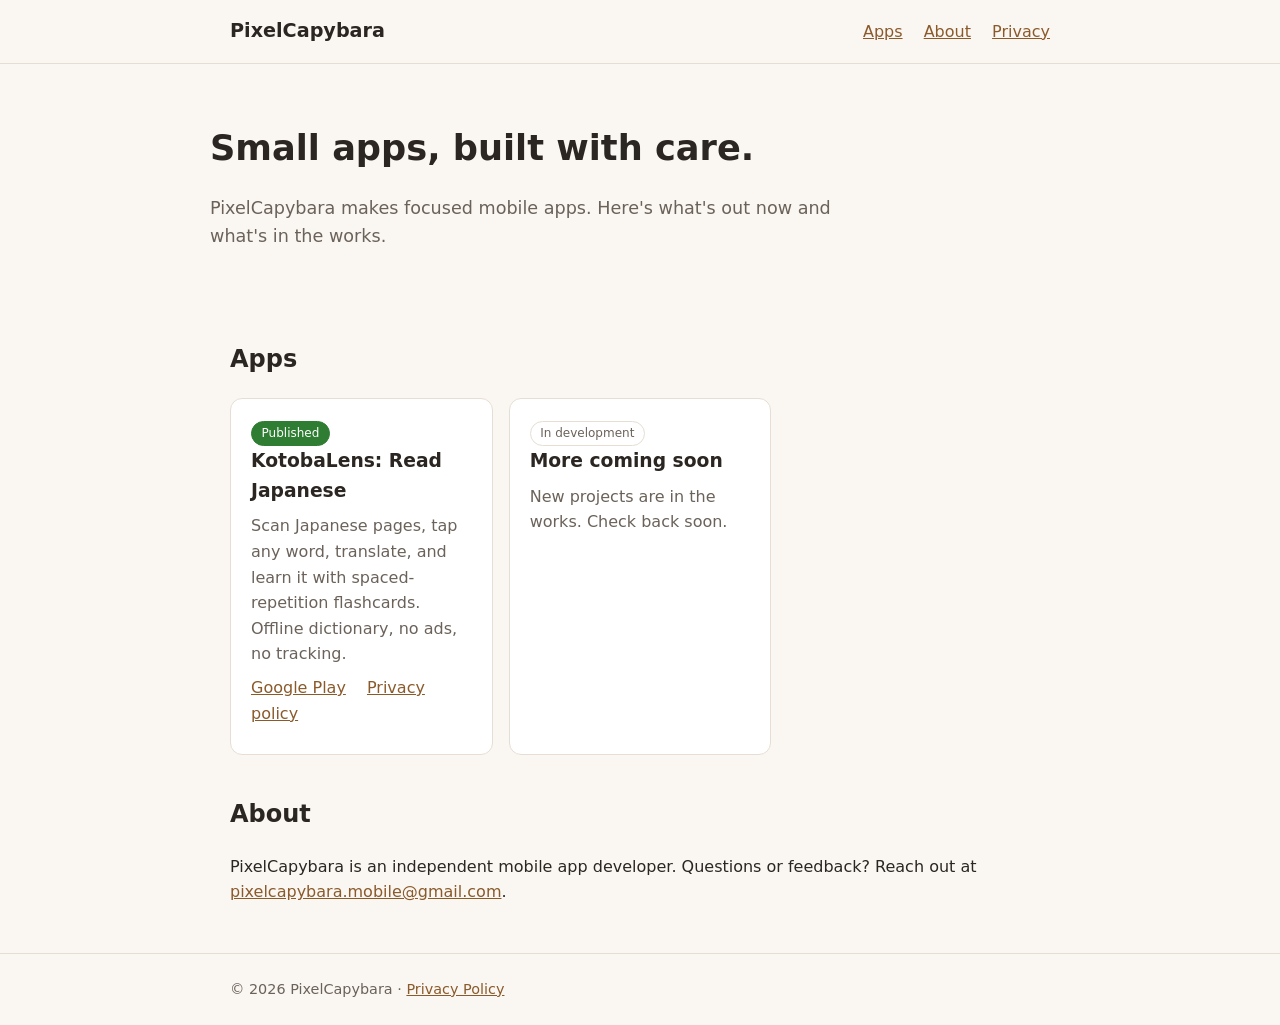
<file: index.html>
﻿<!DOCTYPE html>
<html lang="en">
<head>
  <meta charset="utf-8">
  <meta name="viewport" content="width=device-width, initial-scale=1">
  <title>PixelCapybara â€“ Mobile Apps</title>
  <meta name="description" content="PixelCapybara builds small, focused mobile apps. Explore published and in-progress projects, including KotobaLens for Android.">
  <link rel="stylesheet" href="style.css">
</head>
<body>
  <header class="site">
    <div class="wrap">
      <a class="brand" href="/">PixelCapybara</a>
      <nav aria-label="Main">
        <a href="#apps">Apps</a>
        <a href="#about">About</a>
        <a href="privacy.html">Privacy</a>
      </nav>
    </div>
  </header>

  <main>
    <section class="hero wrap">
      <h1>Small apps, built with care.</h1>
      <p>PixelCapybara makes focused mobile apps. Here's what's out now and what's in the works.</p>
    </section>

    <section class="wrap" id="apps">
      <h2>Apps</h2>
      <div class="grid">
        <article class="card">
          <span class="badge live">Published</span>
          <h3>KotobaLens: Read Japanese</h3>
          <p>Scan Japanese pages, tap any word, translate, and learn it with spaced-repetition flashcards. Offline dictionary, no ads, no tracking.</p>
          <p class="links">
            <!-- TODO: replace with your real Play Store URL once you have it -->
            <a href="https://play.google.com/store/search?q=KotobaLens&amp;c=apps">Google Play</a>
            <a href="privacy.html">Privacy policy</a>
          </p>
        </article>

        <!-- Copy this block for each in-progress app -->
        <article class="card">
          <span class="badge wip">In development</span>
          <h3>More coming soon</h3>
          <p>New projects are in the works. Check back soon.</p>
        </article>
      </div>
    </section>

    <section class="wrap" id="about">
      <h2>About</h2>
      <p>PixelCapybara is an independent mobile app developer. Questions or feedback? Reach out at
        <a href="mailto:pixelcapybara.mobile@gmail.com">pixelcapybara.mobile@gmail.com</a>.</p>
    </section>
  </main>

  <footer class="site">
    <div class="wrap">
      &copy; <span id="year">2026</span> PixelCapybara &middot; <a href="privacy.html">Privacy Policy</a>
    </div>
  </footer>
  <script>document.getElementById('year').textContent = new Date().getFullYear();</script>
</body>
</html>
</file>
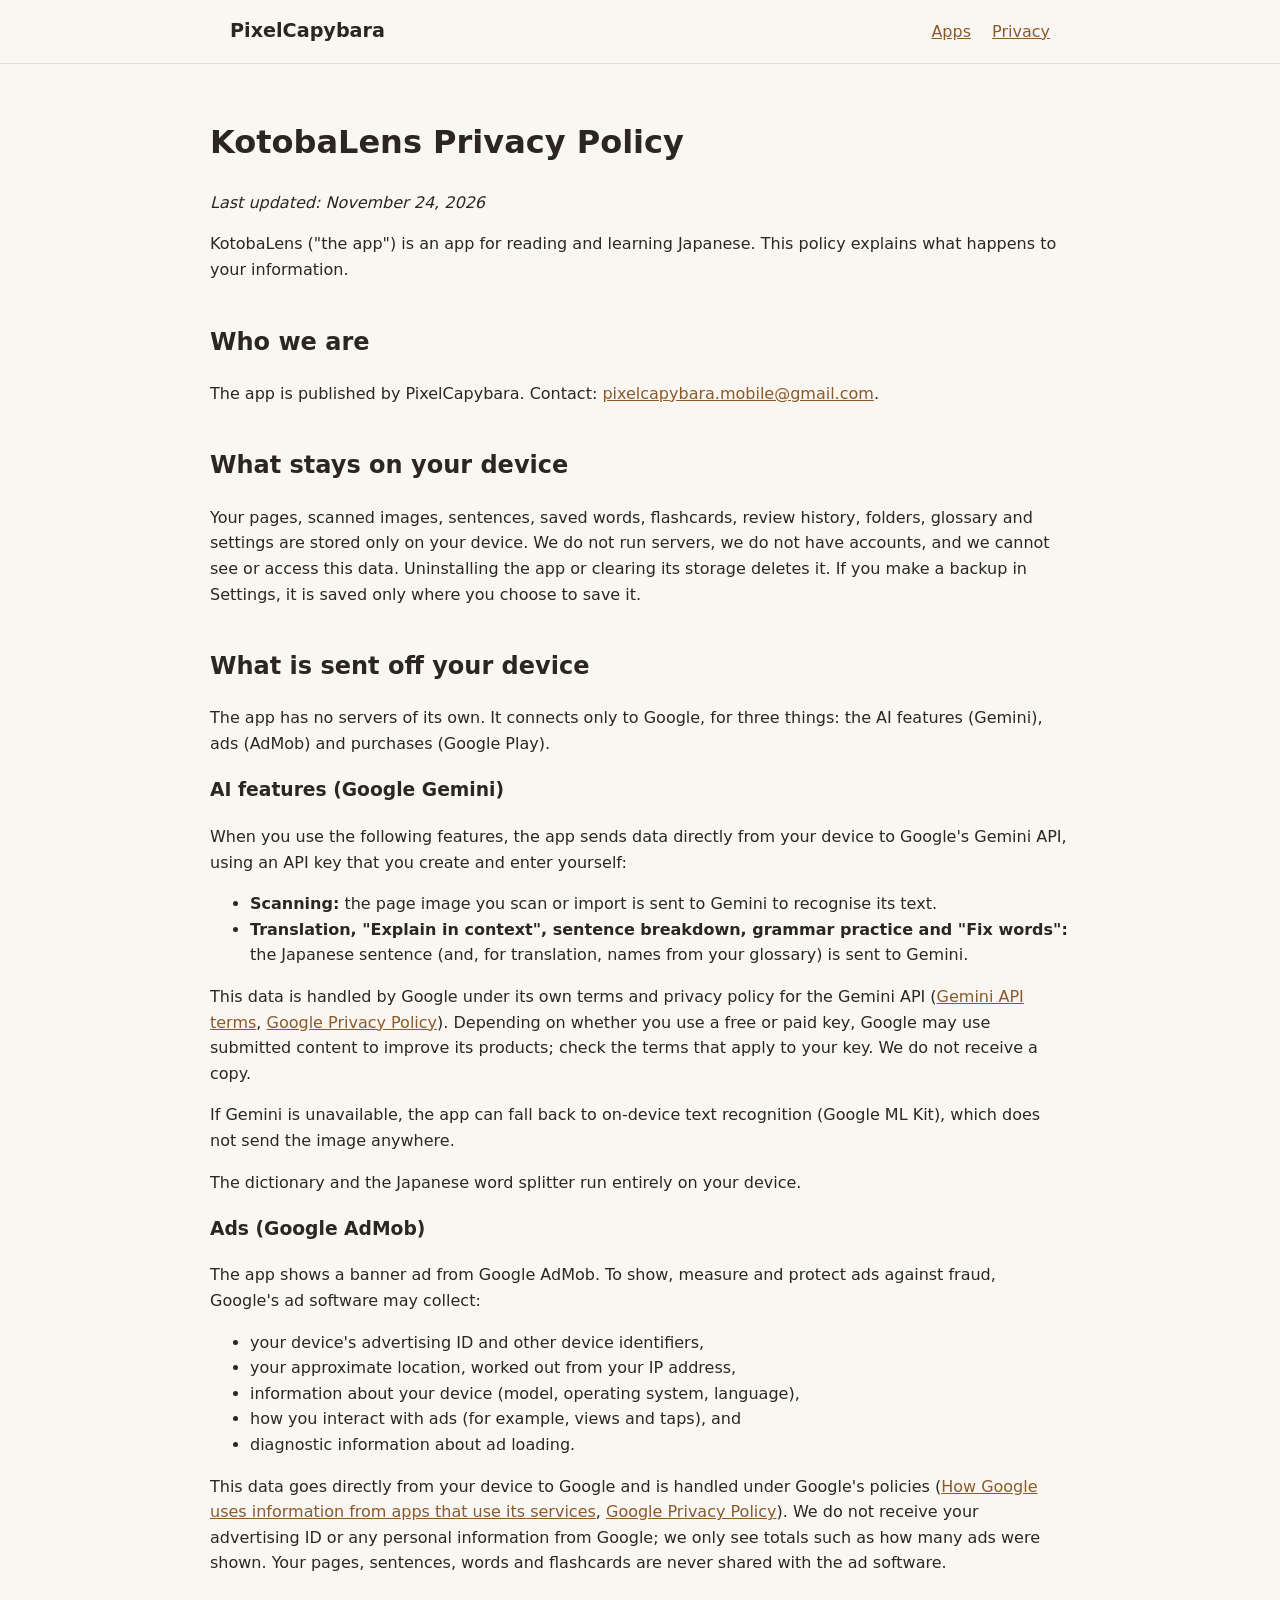
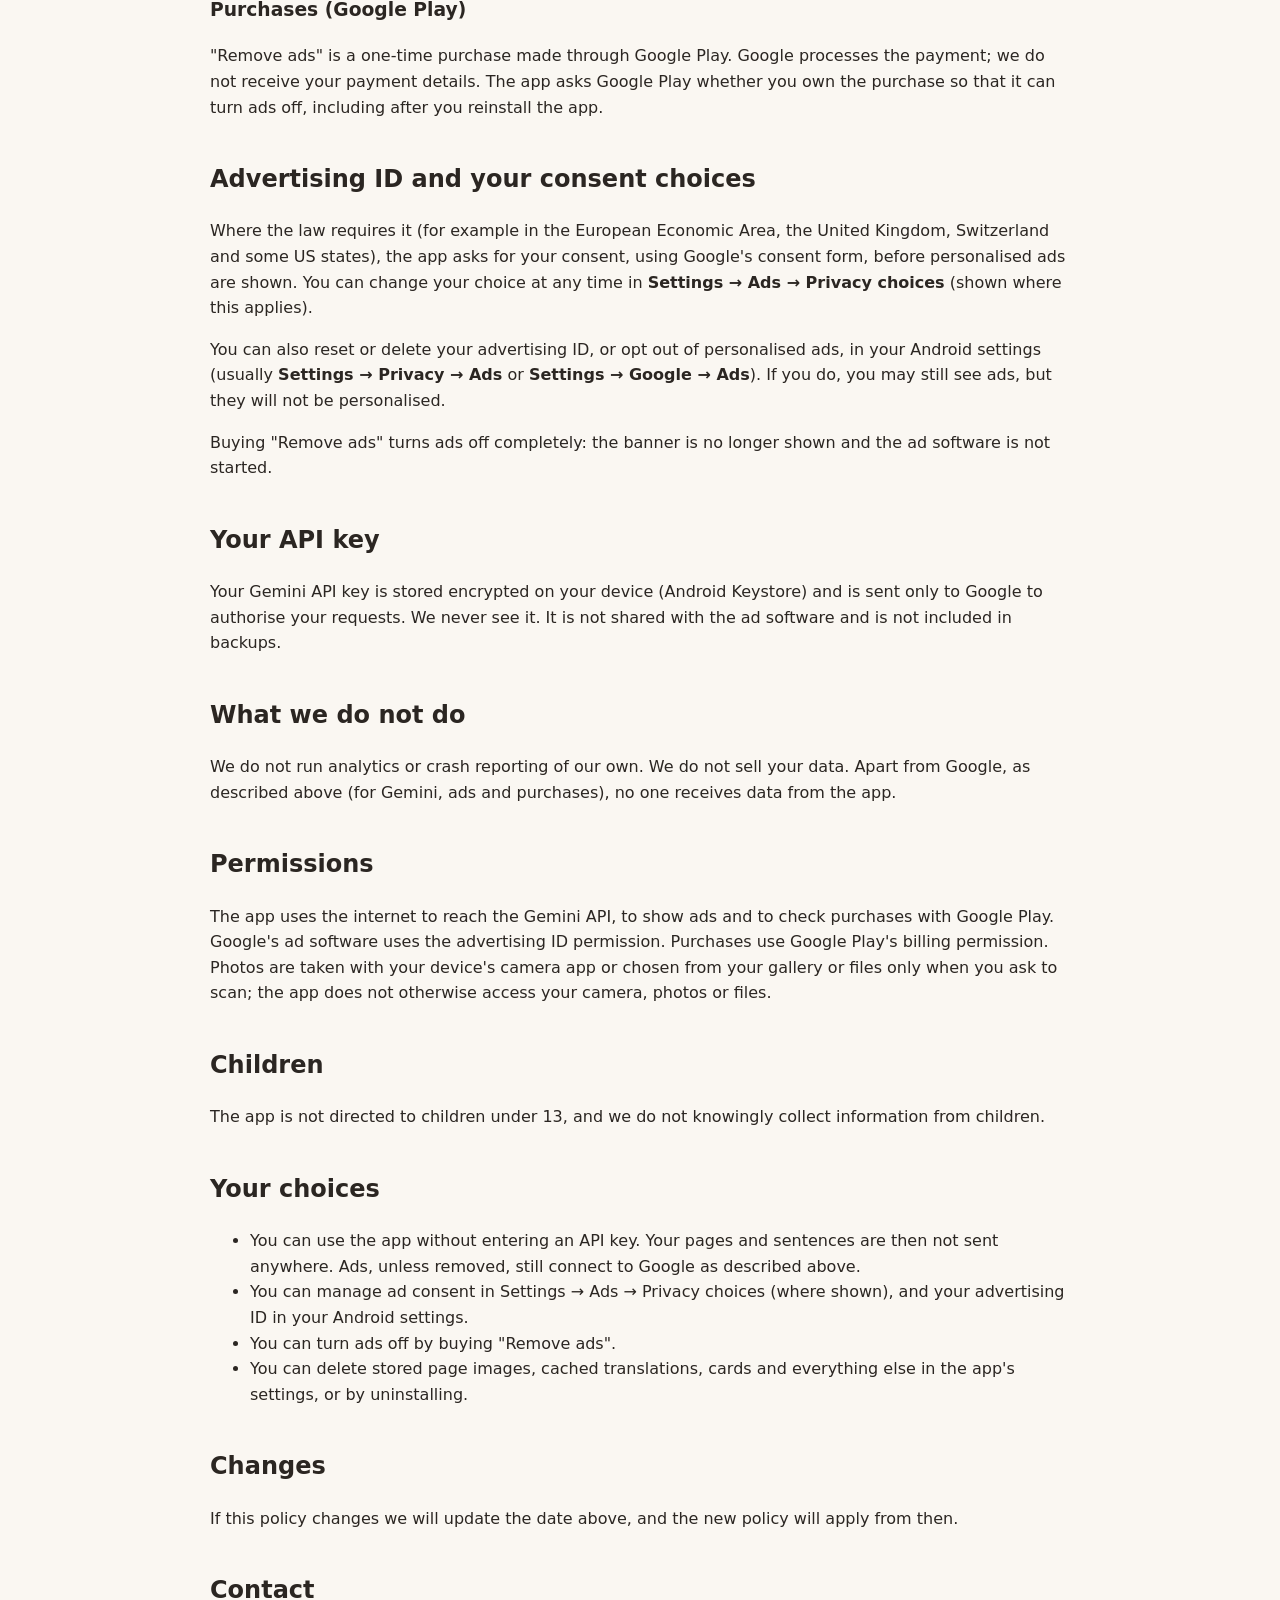
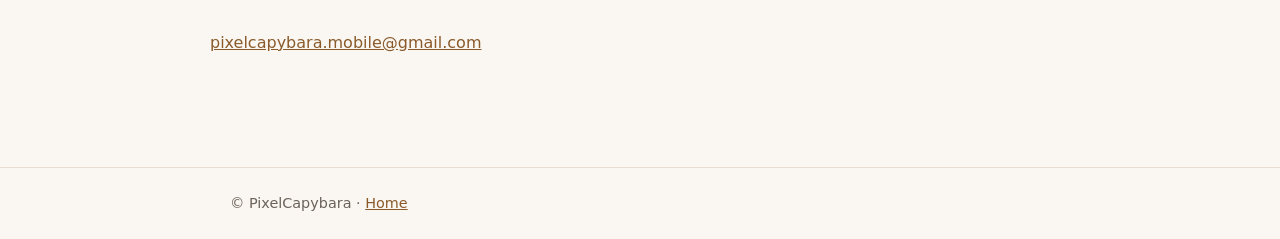
<file: privacy.html>
<!DOCTYPE html>
  <html lang="en">
  <head>
    <meta charset="utf-8">
    <meta name="viewport" content="width=device-width, initial-scale=1">
    <title>KotobaLens Privacy Policy &ndash; PixelCapybara</title>
    <meta name="description" content="Privacy policy for KotobaLens, an Android app for reading and learning Japanese.">
    <link rel="stylesheet" href="style.css">
  </head>
  <body>
    <header class="site">
      <div class="wrap">
        <a class="brand" href="/">PixelCapybara</a>
        <nav aria-label="Main">
          <a href="/#apps">Apps</a>
          <a href="privacy.html">Privacy</a>
        </nav>
      </div>
    </header>
  
    <main class="wrap doc" id="kotobalens">
      <h1>KotobaLens Privacy Policy</h1>
      <p><em>Last updated: November 24, 2026</em></p>
  
      <p>KotobaLens ("the app") is an app for reading and learning Japanese. This policy explains what happens to your information.</p>
  
      <h2>Who we are</h2>
      <p>The app is published by PixelCapybara. Contact: <a href="mailto:pixelcapybara.mobile@gmail.com">pixelcapybara.mobile@gmail.com</a>.</p>
  
      <h2>What stays on your device</h2>
      <p>Your pages, scanned images, sentences, saved words, flashcards, review history, folders, glossary and settings are stored only on your device. We do not run servers, we do not have accounts, and we cannot see or access this data. Uninstalling the app or clearing its
  storage deletes it. If you make a backup in Settings, it is saved only where you choose to save it.</p>
  
      <h2>What is sent off your device</h2>
      <p>The app has no servers of its own. It connects only to Google, for three things: the AI features (Gemini), ads (AdMob) and purchases (Google Play).</p>
  
      <h3>AI features (Google Gemini)</h3>
      <p>When you use the following features, the app sends data directly from your device to Google's Gemini API, using an API key that you create and enter yourself:</p>
      <ul>
        <li><strong>Scanning:</strong> the page image you scan or import is sent to Gemini to recognise its text.</li>
        <li><strong>Translation, "Explain in context", sentence breakdown, grammar practice and "Fix words":</strong> the Japanese sentence (and, for translation, names from your glossary) is sent to Gemini.</li>
      </ul>
      <p>This data is handled by Google under its own terms and privacy policy for the Gemini API
        (<a href="https://ai.google.dev/gemini-api/terms">Gemini API terms</a>,
        <a href="https://policies.google.com/privacy">Google Privacy Policy</a>).
        Depending on whether you use a free or paid key, Google may use submitted content to improve its products; check the terms that apply to your key. We do not receive a copy.</p>
      <p>If Gemini is unavailable, the app can fall back to on-device text recognition (Google ML Kit), which does not send the image anywhere.</p>
      <p>The dictionary and the Japanese word splitter run entirely on your device.</p>
  
      <h3>Ads (Google AdMob)</h3>
      <p>The app shows a banner ad from Google AdMob. To show, measure and protect ads against fraud, Google's ad software may collect:</p>
      <ul>
        <li>your device's advertising ID and other device identifiers,</li>
        <li>your approximate location, worked out from your IP address,</li>
        <li>information about your device (model, operating system, language),</li>
        <li>how you interact with ads (for example, views and taps), and</li>
        <li>diagnostic information about ad loading.</li>
      </ul>
      <p>This data goes directly from your device to Google and is handled under Google's policies
        (<a href="https://policies.google.com/technologies/partner-sites">How Google uses information from apps that use its services</a>,
        <a href="https://policies.google.com/privacy">Google Privacy Policy</a>).
        We do not receive your advertising ID or any personal information from Google; we only see totals such as how many ads were shown. Your pages, sentences, words and flashcards are never shared with the ad software.</p>
  
      <h3>Purchases (Google Play)</h3>
      <p>"Remove ads" is a one-time purchase made through Google Play. Google processes the payment; we do not receive your payment details. The app asks Google Play whether you own the purchase so that it can turn ads off, including after you reinstall the app.</p>
  
      <h2>Advertising ID and your consent choices</h2>
      <p>Where the law requires it (for example in the European Economic Area, the United Kingdom, Switzerland and some US states), the app asks for your consent, using Google's consent form, before personalised ads are shown. You can change your choice at any time in
  <strong>Settings &rarr; Ads &rarr; Privacy choices</strong> (shown where this applies).</p>
      <p>You can also reset or delete your advertising ID, or opt out of personalised ads, in your Android settings (usually <strong>Settings &rarr; Privacy &rarr; Ads</strong> or <strong>Settings &rarr; Google &rarr; Ads</strong>). If you do, you may still see ads, but they will
  not be personalised.</p>
      <p>Buying "Remove ads" turns ads off completely: the banner is no longer shown and the ad software is not started.</p>
  
      <h2>Your API key</h2>
      <p>Your Gemini API key is stored encrypted on your device (Android Keystore) and is sent only to Google to authorise your requests. We never see it. It is not shared with the ad software and is not included in backups.</p>
  
      <h2>What we do not do</h2>
      <p>We do not run analytics or crash reporting of our own. We do not sell your data. Apart from Google, as described above (for Gemini, ads and purchases), no one receives data from the app.</p>
  
      <h2>Permissions</h2>
      <p>The app uses the internet to reach the Gemini API, to show ads and to check purchases with Google Play. Google's ad software uses the advertising ID permission. Purchases use Google Play's billing permission. Photos are taken with your device's camera app or chosen from
  your gallery or files only when you ask to scan; the app does not otherwise access your camera, photos or files.</p>
  
      <h2>Children</h2>
      <p>The app is not directed to children under 13, and we do not knowingly collect information from children.</p>
  
      <h2>Your choices</h2>
      <ul>
        <li>You can use the app without entering an API key. Your pages and sentences are then not sent anywhere. Ads, unless removed, still connect to Google as described above.</li>
        <li>You can manage ad consent in Settings &rarr; Ads &rarr; Privacy choices (where shown), and your advertising ID in your Android settings.</li>
        <li>You can turn ads off by buying "Remove ads".</li>
        <li>You can delete stored page images, cached translations, cards and everything else in the app's settings, or by uninstalling.</li>
      </ul>
  
      <h2>Changes</h2>
      <p>If this policy changes we will update the date above, and the new policy will apply from then.</p>
  
      <h2>Contact</h2>
      <p><a href="mailto:pixelcapybara.mobile@gmail.com">pixelcapybara.mobile@gmail.com</a></p>
    </main>
  
    <footer class="site">
      <div class="wrap">&copy; PixelCapybara &middot; <a href="/">Home</a></div>
    </footer>
  </body>
  </html>
</file>
<file: style.css>
:root {
  --bg: #faf7f2;
  --fg: #2b2622;
  --muted: #6b625a;
  --accent: #8a5a2b;
  --card: #ffffff;
  --border: #e6ded3;
}
@media (prefers-color-scheme: dark) {
  :root {
    --bg: #1b1815;
    --fg: #f1ebe3;
    --muted: #b0a699;
    --accent: #e0a15f;
    --card: #26221e;
    --border: #3a342e;
  }
}
* { box-sizing: border-box; }
body {
  margin: 0;
  font-family: system-ui, -apple-system, "Segoe UI", Roboto, sans-serif;
  background: var(--bg);
  color: var(--fg);
  line-height: 1.6;
}
a { color: var(--accent); }
a:focus-visible { outline: 3px solid var(--accent); outline-offset: 2px; }
.wrap { max-width: 860px; margin: 0 auto; padding: 0 1.25rem; }
header.site { border-bottom: 1px solid var(--border); }
header.site .wrap { display: flex; justify-content: space-between; align-items: center; padding-top: 1rem; padding-bottom: 1rem; flex-wrap: wrap; gap: .5rem; }
.brand { font-weight: 700; font-size: 1.2rem; text-decoration: none; color: var(--fg); }
nav a { margin-left: 1rem; }
.hero { padding: 3.5rem 0 2rem; }
.hero h1 { font-size: 2.2rem; margin: 0 0 .5rem; }
.hero p { color: var(--muted); font-size: 1.1rem; max-width: 40rem; }
h2 { margin-top: 2.5rem; }
.grid { display: grid; gap: 1rem; grid-template-columns: repeat(auto-fill, minmax(260px, 1fr)); }
.card { background: var(--card); border: 1px solid var(--border); border-radius: 12px; padding: 1.25rem; }
.card h3 { margin: 0 0 .25rem; }
.card p { margin: .5rem 0; color: var(--muted); }
.badge { display: inline-block; font-size: .75rem; padding: .1rem .6rem; border-radius: 999px; border: 1px solid var(--border); }
.badge.live { background: #2e7d32; color: #fff; border-color: #2e7d32; }
.badge.wip { background: transparent; color: var(--muted); }
.links a { margin-right: 1rem; }
main.doc { padding: 2rem 0 3rem; }
footer.site { border-top: 1px solid var(--border); margin-top: 3rem; padding: 1.5rem 0; color: var(--muted); font-size: .9rem; }
</file>
